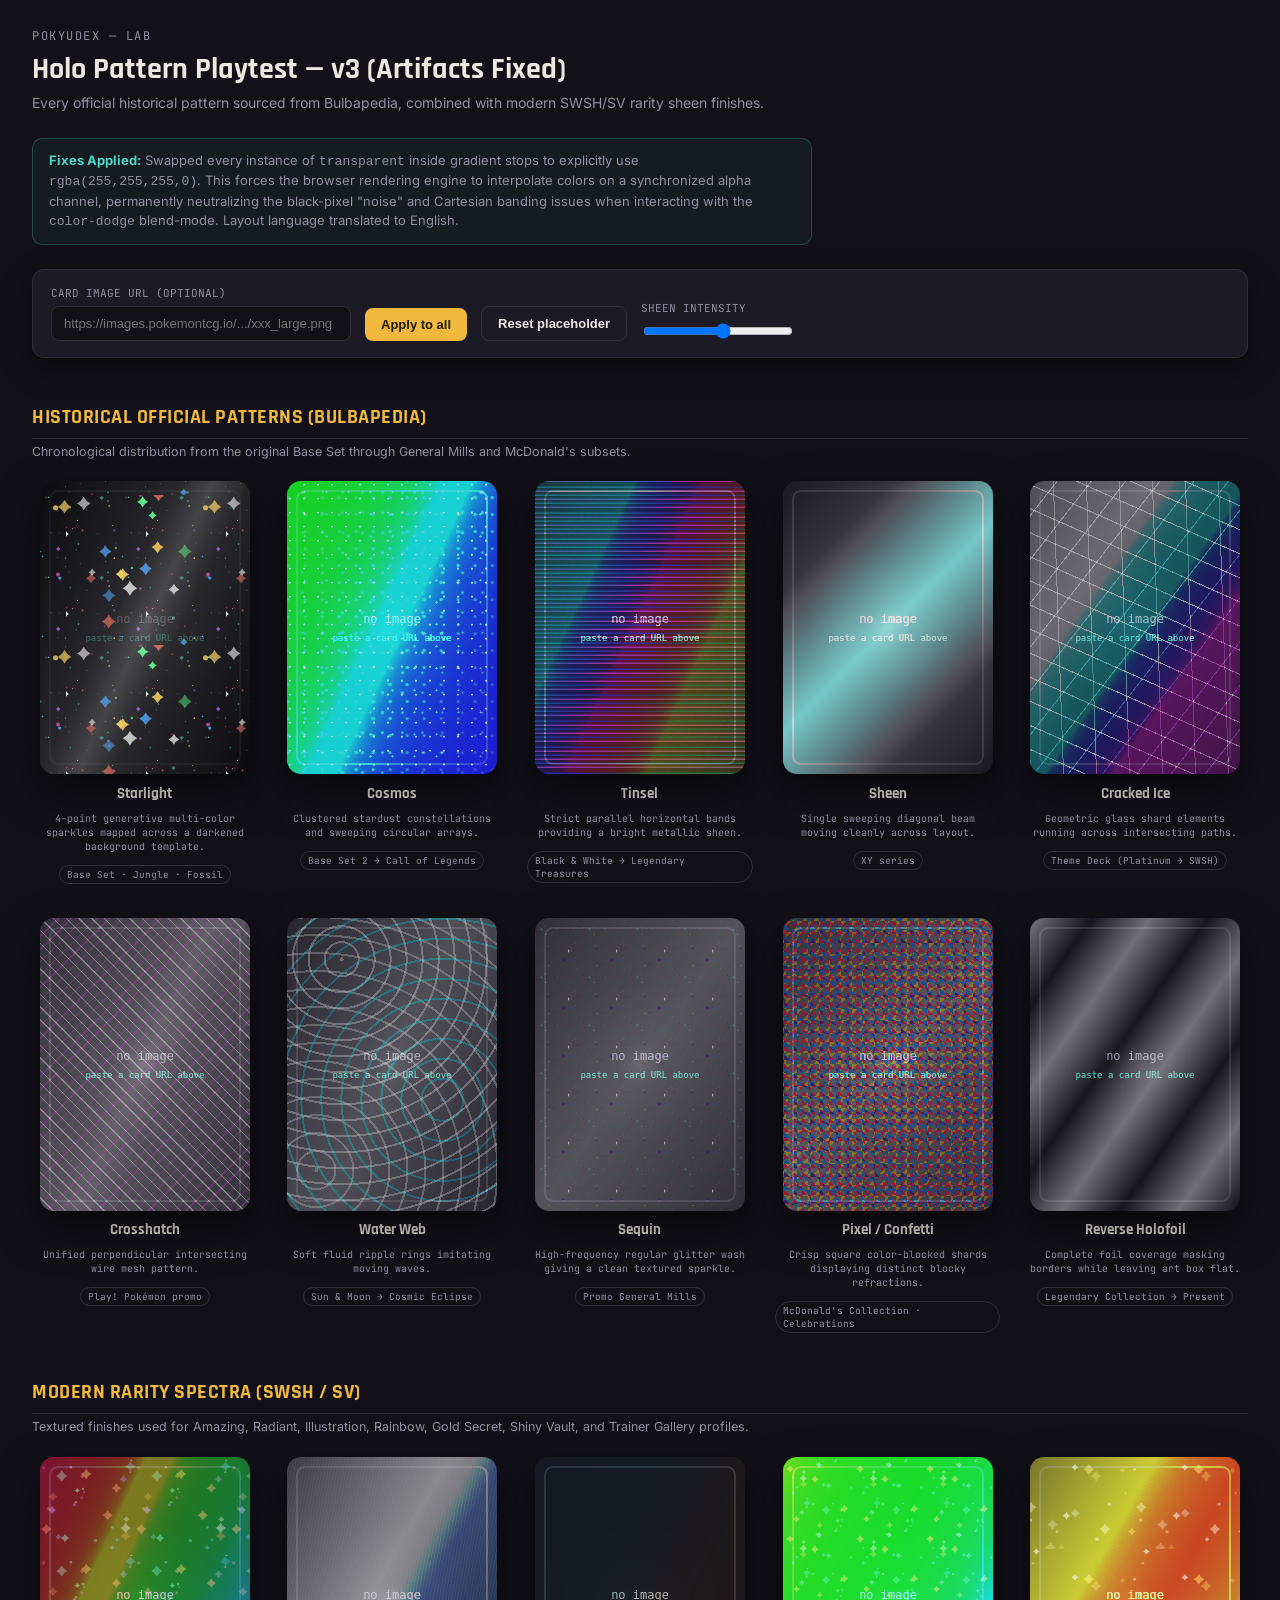
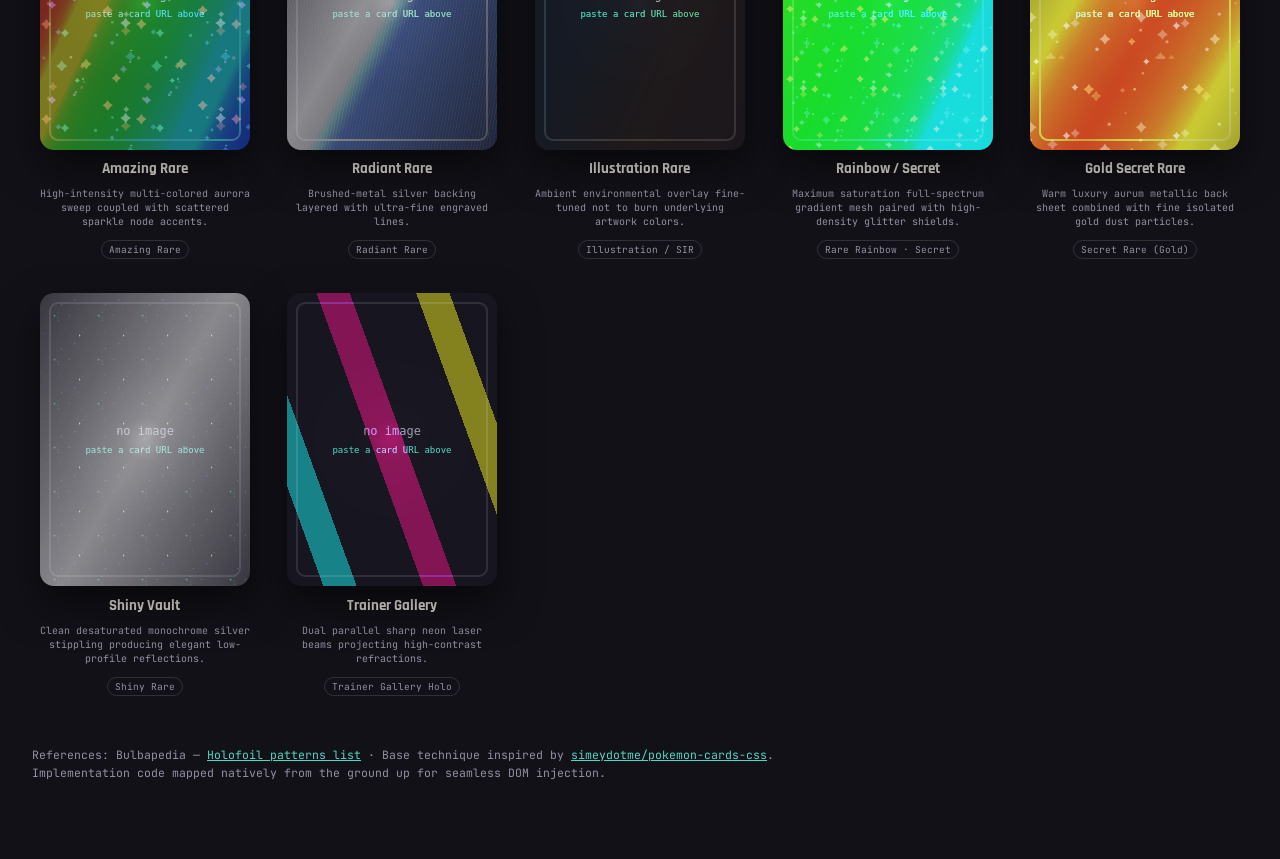
<file: playtest.html>
<!DOCTYPE html>
<html lang="en">
<head>
<meta charset="UTF-8" />
<meta name="viewport" content="width=device-width, initial-scale=1.0" />
<title>Pokyudex — Holo Playtest (All Patterns, v3 Perfected)</title>
<style>
@import url('https://fonts.googleapis.com/css2?family=Rajdhani:wght@600;700&family=Inter:wght@400;500;600&family=JetBrains+Mono:wght@500;700&display=swap');

:root{
  --bg:#121118; --panel:#1c1a25; --border:#322f3d; --text:#ece8e2; --text-muted:#948fa3;
  --gold:#f0b93d; --teal:#4fd8c4; --radius:12px;
}
*{box-sizing:border-box;}
body{
  margin:0; background:var(--bg); color:var(--text); font-family:'Inter',sans-serif;
  min-height:100vh; padding:28px 32px 80px;
}
h1{font-family:'Rajdhani',sans-serif; font-size:30px; margin:0 0 4px;}
h2.section{font-family:'Rajdhani',sans-serif; font-size:20px; margin:46px 0 4px; color:var(--gold); text-transform:uppercase; letter-spacing:.5px; border-bottom:1px solid var(--border); padding-bottom:8px;}
.section-desc{color:var(--text-muted); font-size:12.5px; margin-bottom:20px; max-width:760px; line-height:1.5;}
.eyebrow{font-family:'JetBrains Mono',monospace; font-size:12px; letter-spacing:1.5px; text-transform:uppercase; color:var(--text-muted); margin-bottom:6px;}
.sub{color:var(--text-muted); font-size:14px; max-width:780px; line-height:1.55; margin-bottom:24px;}
.sub code{background:var(--panel); padding:1px 6px; border-radius:4px; font-size:12px;}
.fixnote{background:rgba(79,216,196,0.05); border:1px solid rgba(79,216,196,0.25); border-radius:10px; padding:12px 16px; margin-bottom:24px; font-size:13px; color:var(--text-muted); max-width:780px; line-height:1.5;}
.fixnote b{color:var(--teal);}

.controls{
  display:flex; gap:14px; flex-wrap:wrap; align-items:flex-end;
  background:var(--panel); border:1px solid var(--border); border-radius:var(--radius);
  padding:16px 18px; margin-bottom:16px; position:sticky; top:12px; z-index:20;
  box-shadow:0 10px 30px rgba(0,0,0,.45);
}
.controls .field{display:flex; flex-direction:column; gap:6px;}
.controls label{font-family:'JetBrains Mono',monospace; font-size:11px; color:var(--text-muted); text-transform:uppercase;}
.controls input[type=text]{
  background:var(--bg); border:1px solid var(--border); color:var(--text);
  padding:9px 12px; border-radius:8px; font-size:13px; width:300px;
}
.controls input[type=range]{width:150px;}
.controls .btn{
  background:var(--gold); color:#201a08; border:none; border-radius:8px;
  padding:9px 16px; font-weight:700; cursor:pointer; font-size:13px;
}
.controls .btn.secondary{background:var(--panel); color:var(--text); border:1px solid var(--border);}

.grid{
  display:grid; grid-template-columns:repeat(auto-fill,minmax(220px,1fr)); gap:34px 22px;
}
.slot{display:flex; flex-direction:column; align-items:center; gap:9px;}
.slot .label{font-family:'Rajdhani',sans-serif; font-weight:700; font-size:15px; text-align:center;}
.slot .desc{font-family:'JetBrains Mono',monospace; font-size:10px; color:var(--text-muted); text-align:center; max-width:210px; line-height:1.4;}

/* ============ CARD BASE ============ */
.card-wrap{ perspective:1200px; }
.holo-card{
  position:relative; width:210px; aspect-ratio:63/88; border-radius:14px; overflow:hidden;
  background:#0c0b10; box-shadow:0 18px 40px rgba(0,0,0,0.55);
  transform-style:preserve-3d; will-change:transform;
  transition:transform .55s cubic-bezier(.2,.8,.2,1), box-shadow .4s ease;
  --px:50%; --py:50%; --dx:50%; --dy:50%; --edge:0; --rot-x:0deg; --rot-y:0deg;
  transform: perspective(1200px) rotateX(var(--rot-x)) rotateY(var(--rot-y));
}
.holo-card:hover{ box-shadow:0 26px 60px rgba(0,0,0,0.7); }
.holo-card img.art{
  position:absolute; inset:0; width:100%; height:100%; object-fit:cover; display:block; z-index:1;
}
.holo-card .layer{ position:absolute; inset:0; pointer-events:none; }
.holo-card .dark{ z-index:2; background:rgba(5,4,9,.6); mix-blend-mode:multiply; }
.holo-card .foil{ z-index:3; background-repeat:no-repeat; }
.holo-card .foil2{ z-index:4; background-repeat:no-repeat; }
.holo-card .glare{ z-index:5;
  background: radial-gradient(circle at var(--px) var(--py),
    rgba(255,255,255,0.85) 0%, rgba(255,255,255,0.22) 12%, rgba(255,255,255,0) 45%);
  mix-blend-mode:overlay; opacity:calc(0.3 + var(--edge) * 0.55);
}
.holo-card .art-mask{
  position:absolute; left:8%; top:12%; right:8%; bottom:38%; z-index:1;
  box-shadow: 0 0 0 999px rgba(12,11,16,1); border-radius:4px;
}

/* =====================================================================
   GROUP 1 — HISTORICAL OFFICIAL PATTERNS (Bulbapedia: Holofoil Patterns)
   ===================================================================== */

/* Starlight — Base Set/Jungle/Fossil */
.holo-starlight .foil{
  background-image: var(--tex-stars-big), var(--tex-dust-small), linear-gradient(115deg, rgba(255,255,255,0) 35%, rgba(255,255,255,0.12) 47%, rgba(255,255,255,0.25) 50%, rgba(255,255,255,0.12) 53%, rgba(255,255,255,0) 65%);
  background-size: 150px 150px, 80px 80px, 350% 350%;
  background-repeat: repeat, repeat, no-repeat;
  background-position: calc(var(--dx) * 0.2) calc(var(--dy) * 0.2), calc(var(--dx) * 0.4) calc(var(--dy) * 0.4), var(--dx) var(--dy);
  mix-blend-mode:screen; opacity:.95;
}

/* Cosmos — Base Set 2 → Call of Legends */
.holo-cosmos .foil{
  background-image:
    radial-gradient(circle at 20% 30%, rgba(255,255,255,.9) 0 1px, rgba(255,255,255,0) 1.4px),
    radial-gradient(circle at 60% 70%, rgba(255,255,255,.7) 0 1.3px, rgba(255,255,255,0) 1.8px),
    radial-gradient(circle at 80% 20%, rgba(255,255,255,.8) 0 1px, rgba(255,255,255,0) 1.4px),
    radial-gradient(circle at 40% 85%, rgba(255,255,255,.6) 0 1.6px, rgba(255,255,255,0) 2px),
    linear-gradient(115deg, hsl(0,80%,60%) 0%, hsl(60,80%,55%) 16%, hsl(120,80%,55%) 33%, hsl(180,80%,55%) 50%, hsl(240,80%,60%) 66%, hsl(300,80%,60%) 83%, hsl(360,80%,60%) 100%);
  background-size: 14px 14px, 20px 20px, 22px 22px, 17px 17px, 350% 350%;
  background-repeat: repeat, repeat, repeat, repeat, no-repeat;
  background-position: var(--dx) var(--dy), calc(var(--dx) * 1.3) calc(var(--dy) * 1.3), calc(var(--dx) * .7) calc(var(--dy) * .7), var(--dx) var(--dy), var(--dx) var(--dy);
  mix-blend-mode:color-dodge; opacity:.8; filter:saturate(1.35);
}

/* Tinsel — Black&White → Legendary Treasures */
.holo-tinsel .foil{
  background-image: 
    repeating-linear-gradient(0deg,
      rgba(255,255,255,0) 0px, rgba(255,255,255,0) 3px,
      rgba(255,220,255,.75) 3px, rgba(255,220,255,.75) 4px,
      rgba(255,255,255,0) 4px, rgba(255,255,255,0) 7px,
      rgba(160,230,255,.6) 7px, rgba(160,230,255,.6) 8px),
    linear-gradient(115deg, rgba(255,255,255,0) 25%, rgba(0, 234, 255, 0.3) 44%, rgba(255, 0, 191, 0.3) 50%, rgba(255, 230, 0, 0.3) 56%, rgba(255,255,255,0) 75%);
  background-size: 100% 26px, 350% 350%;
  background-repeat: repeat, no-repeat;
  background-position: 0 var(--dy), var(--dx) var(--dy);
  mix-blend-mode:color-dodge; opacity:.85;
}

/* Sheen — XY series (Transparent Black Banding Fix Applied) */
.holo-sheen .foil{
  background-image: linear-gradient(135deg, 
    rgba(255,255,255,0) 35%, 
    rgba(255,255,255,0.15) 42%, 
    rgba(215,240,255,0.85) 50%, 
    rgba(255,255,255,0.15) 58%, 
    rgba(255,255,255,0) 65%
  );
  background-size: 350% 350%;
  background-repeat: no-repeat;
  background-position: var(--dx) var(--dy);
  mix-blend-mode:color-dodge; opacity:.9;
}

/* Cracked Ice — Theme Deck exclusives */
.holo-cracked-ice .foil{
  background-image:
    repeating-linear-gradient(24deg, rgba(255,255,255,.5) 0px, rgba(255,255,255,.5) 1px, rgba(255,255,255,0) 1px, rgba(255,255,255,0) 22px),
    repeating-linear-gradient(-52deg, rgba(190,225,255,.45) 0px, rgba(190,225,255,.45) 1px, rgba(255,255,255,0) 1px, rgba(255,255,255,0) 27px),
    repeating-linear-gradient(88deg, rgba(255,255,255,.35) 0px, rgba(255,255,255,.35) 1px, rgba(255,255,255,0) 1px, rgba(255,255,255,0) 33px),
    linear-gradient(125deg, rgba(255,255,255,0) 20%, rgba(255, 255, 255, 0.4) 44%, rgba(0, 234, 255, 0.3) 50%, rgba(220, 0, 255, 0.3) 56%, rgba(255,255,255,0) 80%);
  background-size: 100% 100%, 100% 100%, 100% 100%, 350% 350%;
  background-repeat: repeat, repeat, repeat, no-repeat;
  background-position: var(--dx) var(--dy), var(--dx) var(--dy), var(--dx) var(--dy), var(--dx) var(--dy);
  mix-blend-mode:color-dodge; opacity:.9; filter:brightness(1.1) contrast(1.1);
}

/* Crosshatch — Play! Pokémon promo */
.holo-crosshatch .foil{
  background-image:
    repeating-linear-gradient(45deg, rgba(255,255,255,.5) 0px, rgba(255,255,255,.5) 1px, rgba(255,255,255,0) 1px, rgba(255,255,255,0) 9px),
    repeating-linear-gradient(-45deg, rgba(255,180,230,.4) 0px, rgba(255,180,230,.4) 1px, rgba(255,255,255,0) 1px, rgba(255,255,255,0) 9px),
    linear-gradient(115deg, rgba(255,255,255,0) 25%, rgba(255,255,255,0.3) 47%, rgba(255,255,255,0.4) 50%, rgba(255,255,255,0.3) 53%, rgba(255,255,255,0) 75%);
  background-size: 100% 100%, 100% 100%, 350% 350%;
  background-repeat: repeat, repeat, no-repeat;
  background-position: var(--dx) var(--dy), var(--dx) var(--dy), var(--dx) var(--dy);
  mix-blend-mode:color-dodge; opacity:.8;
}

/* Water Web — Sun & Moon → Cosmic Eclipse */
.holo-water-web .foil{
  background-image:
    repeating-radial-gradient(circle at 30% 20%, rgba(255,255,255,.35) 0px, rgba(255,255,255,.35) 2px, rgba(255,255,255,0) 2px, rgba(255,255,255,0) 16px),
    repeating-radial-gradient(circle at 70% 60%, rgba(150,220,255,.35) 0px, rgba(150,220,255,.35) 2px, rgba(255,255,255,0) 2px, rgba(255,255,255,0) 20px),
    repeating-radial-gradient(circle at 20% 80%, rgba(255,255,255,.3) 0px, rgba(255,255,255,.3) 2px, rgba(255,255,255,0) 2px, rgba(255,255,255,0) 18px),
    linear-gradient(115deg, rgba(255,255,255,0) 30%, rgba(255,255,255,0.3) 50%, rgba(255,255,255,0) 70%);
  background-size: 120% 120%, 120% 120%, 120% 120%, 350% 350%;
  background-repeat: repeat, repeat, repeat, no-repeat;
  background-position: var(--dx) var(--dy), var(--dx) var(--dy), var(--dx) var(--dy), var(--dx) var(--dy);
  mix-blend-mode:color-dodge; opacity:.8; filter:saturate(1.15);
}

/* Sequin — General Mills promo */
.holo-sequin .foil{
  background-image: var(--tex-dust-small), linear-gradient(125deg, rgba(255,255,255,0) 25%, rgba(255,255,255,0.35) 50%, rgba(255,255,255,0) 75%);
  background-size: 48px 48px, 350% 350%;
  background-repeat: repeat, no-repeat;
  background-position: var(--dx) var(--dy), var(--dx) var(--dy);
  mix-blend-mode:color-dodge; opacity:.75;
}

/* Pixel / Confetti — McDonald's Collection / Celebrations Classic */
.holo-pixel .foil{
  background-image:
    linear-gradient(45deg, rgba(255,0,150,.5) 25%, rgba(255,0,150,0) 25%, rgba(255,0,150,0) 75%, rgba(255,0,150,.5) 75%),
    linear-gradient(45deg, rgba(0,200,255,.5) 25%, rgba(0,200,255,0) 25%, rgba(0,200,255,0) 75%, rgba(0,200,255,.5) 75%),
    linear-gradient(-45deg, rgba(255,220,0,.4) 25%, rgba(255,220,0,0) 25%, rgba(255,220,0,0) 75%, rgba(255,220,0,.4) 75%),
    linear-gradient(135deg, rgba(255,255,255,0) 25%, rgba(255,255,255,0.35) 50%, rgba(255,255,255,0) 75%);
  background-size: 9px 9px, 13px 13px, 11px 11px, 350% 350%;
  background-repeat: repeat, repeat, repeat, no-repeat;
  background-position: var(--dx) var(--dy), calc(var(--dx)*1.2) calc(var(--dy)*1.2), calc(var(--dx)*.8) calc(var(--dy)*.8), var(--dx) var(--dy);
  mix-blend-mode:color-dodge; opacity:.8; image-rendering:pixelated;
}

/* Reverse Holofoil */
.holo-reverse .foil{
  background-image: repeating-linear-gradient(125deg,
    rgba(255,255,255,0) 0%, rgba(255,255,255,.55) 4%, rgba(255,255,255,0) 8%);
  background-size: 350% 350%;
  background-repeat: no-repeat;
  background-position: var(--dx) var(--dy);
  mix-blend-mode:color-dodge; opacity:.7;
}

/* =====================================================================
   GROUP 2 — MODERN RARITY SPECTRA (SWSH / SV Shaders)
   ===================================================================== */

.holo-amazing .foil{
  background-image: linear-gradient(115deg, rgba(255,255,255,0) 20%, rgba(255,0,150,.5) 35%, rgba(255,225,0,.5) 45%,
      rgba(0,255,180,.5) 55%, rgba(0,150,255,.5) 65%, rgba(255,255,255,0) 80%);
  background-size: 350% 350%;
  background-repeat: no-repeat;
  background-position: var(--dx) var(--dy);
  mix-blend-mode:color-dodge; opacity:.85; filter:brightness(1.1) saturate(1.15);
}
.holo-amazing .foil2{
  background-image: var(--tex-stars-rainbow);
  background-size: 95px 95px;
  background-repeat: repeat;
  background-position: var(--dx) var(--dy);
  mix-blend-mode:screen; opacity:.55;
}

.holo-radiant .foil{
  background-image:
    repeating-linear-gradient(100deg, rgba(255,255,255,.05) 0px, rgba(255,255,255,.05) 1px, rgba(255,255,255,0) 1px, rgba(255,255,255,0) 3px),
    linear-gradient(120deg, rgba(255,255,255,0) 30%, rgba(255,255,255,.65) 48%, rgba(200,220,255,.5) 52%, rgba(255,255,255,0) 70%);
  background-size: 100% 100%, 350% 350%;
  background-repeat: repeat, no-repeat;
  background-position: 0 0, var(--dx) var(--dy);
  mix-blend-mode:color-dodge; opacity:.75;
}

.holo-illustration .foil{
  background-image: linear-gradient(115deg, rgba(255,255,255,0) 25%, rgba(79,216,196,.4) 45%, rgba(240,185,61,.4) 55%, rgba(255,255,255,0) 75%);
  background-size: 350% 350%;
  background-repeat: no-repeat;
  background-position: var(--dx) var(--dy);
  mix-blend-mode:overlay; opacity:.85;
}

.holo-rainbow .foil{
  background-image: linear-gradient(115deg, #ff3b3b 0%, #ffb23b 16%, #f6ff3b 32%, #3bff6a 48%, #3bd4ff 64%, #6a3bff 80%, #ff3bcf 100%);
  background-size: 350% 350%;
  background-repeat: no-repeat;
  background-position: var(--dx) var(--dy);
  mix-blend-mode:color-dodge; opacity:.85; filter:saturate(1.3) brightness(1.1);
}
.holo-rainbow .foil2{
  background-image: var(--tex-stars-rainbow);
  background-size: 70px 70px;
  background-repeat: repeat;
  background-position: var(--dx) var(--dy);
  mix-blend-mode:screen; opacity:.6;
}

.holo-gold .foil{
  background-image: linear-gradient(120deg, rgba(255,255,255,0) 25%, rgba(255,221,130,.9) 45%, rgba(255,180,40,.9) 52%, rgba(255,221,130,.9) 60%, rgba(255,255,255,0) 80%);
  background-size: 350% 350%;
  background-repeat: no-repeat;
  background-position: var(--dx) var(--dy);
  mix-blend-mode:color-dodge; opacity:.85; filter:sepia(.12) saturate(1.3) brightness(1.05);
}
.holo-gold .foil2{
  background-image: var(--tex-stars-gold);
  background-size: 110px 110px;
  background-repeat: repeat;
  background-position: var(--dx) var(--dy);
  mix-blend-mode:screen; opacity:.65;
}

.holo-shiny .foil{
  background-image: var(--tex-dust-small);
  background-size: 44px 44px;
  background-repeat: repeat;
  background-position: var(--dx) var(--dy);
  mix-blend-mode:color-dodge; opacity:.65; filter:grayscale(.6) brightness(1.15);
}
.holo-shiny .foil2{
  background-image: linear-gradient(120deg, rgba(255,255,255,0) 30%, rgba(255,255,255,.7) 50%, rgba(255,255,255,0) 70%);
  background-size: 350% 350%;
  background-repeat: no-repeat;
  background-position: var(--dx) var(--dy);
  mix-blend-mode:color-dodge; opacity:.7;
}

/* Trainer Gallery — barre laser diagonali dritte, alto contrasto */
.holo-gallery .foil{
  background-image: repeating-linear-gradient(70deg,
    rgba(255,255,255,0) 0%, rgba(255,255,255,0) 6%,
    rgba(0,234,255,.55) 6%, rgba(0,234,255,.55) 9%,
    rgba(255,255,255,0) 9%, rgba(255,255,255,0) 15%,
    rgba(255,0,191,.55) 15%, rgba(255,0,191,.55) 18%,
    rgba(255,255,255,0) 18%, rgba(255,255,255,0) 24%,
    rgba(255,230,0,.55) 24%, rgba(255,230,0,.55) 27%,
    rgba(255,255,255,0) 27%, rgba(255,255,255,0) 33%);
  background-size: 350% 350%;
  background-repeat: no-repeat;
  background-position: var(--dx) var(--dy);
  mix-blend-mode:color-dodge; opacity:.85; filter:contrast(1.15);
}

.chip-row{display:flex; gap:6px; flex-wrap:wrap; justify-content:center; margin-top:2px;}
.chip{font-family:'JetBrains Mono',monospace; font-size:9.5px; padding:2px 7px; border-radius:999px; border:1px solid var(--border); color:var(--text-muted);}

footer{margin-top:50px; color:var(--text-muted); font-family:'JetBrains Mono',monospace; font-size:11.5px; line-height:1.6; max-width:820px;}
footer a{color:var(--teal);}
</style>
</head>
<body>

  <div class="eyebrow">Pokyudex — Lab</div>
  <h1>Holo Pattern Playtest — v3 (Artifacts Fixed)</h1>
  <div class="sub">
    Every official historical pattern sourced from Bulbapedia, combined with modern SWSH/SV rarity sheen finishes.
  </div>
  <div class="fixnote">
    <b>Fixes Applied:</b> Swapped every instance of <code>transparent</code> inside gradient stops to explicitly use <code>rgba(255,255,255,0)</code>. This forces the browser rendering engine to interpolate colors on a synchronized alpha channel, permanently neutralizing the black-pixel "noise" and Cartesian banding issues when interacting with the <code>color-dodge</code> blend-mode. Layout language translated to English.
  </div>

  <div class="controls">
    <div class="field">
      <label>Card Image URL (Optional)</label>
      <input type="text" id="img-url" placeholder="https://images.pokemontcg.io/.../xxx_large.png" />
    </div>
    <button class="btn" id="apply-img">Apply to all</button>
    <button class="btn secondary" id="reset-img">Reset placeholder</button>
    <div class="field">
      <label>Sheen Intensity</label>
      <input type="range" id="intensity" min="0.3" max="1.6" step="0.05" value="1" />
    </div>
  </div>

  <h2 class="section">Historical Official Patterns (Bulbapedia)</h2>
  <div class="section-desc">Chronological distribution from the original Base Set through General Mills and McDonald's subsets.</div>
  <div class="grid" id="grid-official"></div>

  <h2 class="section">Modern Rarity Spectra (SWSH / SV)</h2>
  <div class="section-desc">Textured finishes used for Amazing, Radiant, Illustration, Rainbow, Gold Secret, Shiny Vault, and Trainer Gallery profiles.</div>
  <div class="grid" id="grid-modern"></div>

  <footer>
    References: Bulbapedia — <a href="https://bulbapedia.bulbagarden.net/wiki/Holofoil" target="_blank" rel="noopener">Holofoil patterns list</a>
    · Base technique inspired by <a href="https://github.com/simeydotme/pokemon-cards-css" target="_blank" rel="noopener">simeydotme/pokemon-cards-css</a>.
    Implementation code mapped natively from the ground up for seamless DOM injection.
  </footer>

<script>
/* ===================== Sparkle texture generator ===================== */
function mulberry32(seed){
  return function(){
    seed |= 0; seed = (seed + 0x6D2B79F5) | 0;
    let t = Math.imul(seed ^ (seed >>> 15), 1 | seed);
    t = (t + Math.imul(t ^ (t >>> 7), 61 | t)) ^ t;
    return ((t ^ (t >>> 14)) >>> 0) / 4294967296;
  };
}
function starPath(cx, cy, r){
  const k = r * 0.32;
  return `M${cx.toFixed(1)} ${(cy-r).toFixed(1)} Q${(cx+k).toFixed(1)} ${(cy-k).toFixed(1)} ${(cx+r).toFixed(1)} ${cy.toFixed(1)} `
       + `Q${(cx+k).toFixed(1)} ${(cy+k).toFixed(1)} ${cx.toFixed(1)} ${(cy+r).toFixed(1)} `
       + `Q${(cx-k).toFixed(1)} ${(cy+k).toFixed(1)} ${(cx-r).toFixed(1)} ${cy.toFixed(1)} `
       + `Q${(cx-k).toFixed(1)} ${(cy-k).toFixed(1)} ${cx.toFixed(1)} ${(cy-r).toFixed(1)} Z`;
}
function buildSparkleSvg({seed=1, w=200, h=200, count=40, sizeMin=2, sizeMax=6, palette=['#ffffff'], starRatio=0.4}){
  const rnd = mulberry32(seed);
  let shapes = '';
  for (let i = 0; i < count; i++){
    const x = rnd() * w, y = rnd() * h;
    const size = sizeMin + rnd() * (sizeMax - sizeMin);
    const color = palette[Math.floor(rnd() * palette.length)];
    const op = (0.45 + rnd() * 0.5).toFixed(2);
    if (rnd() < starRatio){
      shapes += `<path d="${starPath(x, y, size)}" fill="${color}" opacity="${op}"/>`;
    } else {
      shapes += `<circle cx="${x.toFixed(1)}" cy="${y.toFixed(1)}" r="${(size*0.32).toFixed(2)}" fill="${color}" opacity="${op}"/>`;
    }
  }
  const svg = `<svg xmlns="http://www.w3.org/2000/svg" width="${w}" height="${h}" viewBox="0 0 ${w} ${h}">${shapes}</svg>`;
  return 'url("data:image/svg+xml;base64,' + btoa(unescape(encodeURIComponent(svg))) + '")';
}

const PALETTE_FULL   = ['#5ef2c9','#4fa8ff','#b06eff','#ff5ec6','#ffd75e','#5eff8a','#ff7a5e','#ffffff'];
const PALETTE_GOLD   = ['#ffe9a8','#ffcf5e','#ffb23b','#fff2c9','#ffffff'];
const PALETTE_MONO   = ['#ffffff','#dfe8ff','#cfe0ff'];

const root = document.documentElement.style;
root.setProperty('--tex-stars-big',    buildSparkleSvg({seed:11, w:170, h:170, count:26, sizeMin:4, sizeMax:9,  palette:PALETTE_FULL, starRatio:0.75}));
root.setProperty('--tex-dust-small',   buildSparkleSvg({seed:22, w:90,  h:90,  count:34, sizeMin:1.4,sizeMax:3.2,palette:PALETTE_FULL, starRatio:0.25}));
root.setProperty('--tex-stars-gold',   buildSparkleSvg({seed:33, w:130, h:130, count:20, sizeMin:3,  sizeMax:7,  palette:PALETTE_GOLD, starRatio:0.7}));
root.setProperty('--tex-stars-rainbow',buildSparkleSvg({seed:44, w:100, h:100, count:30, sizeMin:2.5,sizeMax:6,  palette:PALETTE_FULL, starRatio:0.6}));
root.setProperty('--tex-dust-mono',    buildSparkleSvg({seed:55, w:80,  h:80,  count:30, sizeMin:1.2,sizeMax:3,  palette:PALETTE_MONO, starRatio:0.2}));

/* ===================== Card definitions ===================== */
const OFFICIAL = [
  { cls:'holo-starlight',    label:'Starlight',     era:'Base Set · Jungle · Fossil',        desc:'4-point generative multi-color sparkles mapped across a darkened background template.', dark:true },
  { cls:'holo-cosmos',       label:'Cosmos',        era:'Base Set 2 → Call of Legends',       desc:'Clustered stardust constellations and sweeping circular arrays.' },
  { cls:'holo-tinsel',       label:'Tinsel',        era:'Black & White → Legendary Treasures', desc:'Strict parallel horizontal bands providing a bright metallic sheen.' },
  { cls:'holo-sheen',        label:'Sheen',         era:'XY series',                          desc:'Single sweeping diagonal beam moving cleanly across layout.' },
  { cls:'holo-cracked-ice',  label:'Cracked Ice',   era:'Theme Deck (Platinum → SWSH)',        desc:'Geometric glass shard elements running across intersecting paths.' },
  { cls:'holo-crosshatch',   label:'Crosshatch',    era:'Play! Pokémon promo',                 desc:'Unified perpendicular intersecting wire mesh pattern.' },
  { cls:'holo-water-web',    label:'Water Web',     era:'Sun & Moon → Cosmic Eclipse',         desc:'Soft fluid ripple rings imitating moving waves.' },
  { cls:'holo-sequin',       label:'Sequin',        era:'Promo General Mills',                 desc:'High-frequency regular glitter wash giving a clean textured sparkle.' },
  { cls:'holo-pixel',        label:'Pixel / Confetti', era:'McDonald\'s Collection · Celebrations', desc:'Crisp square color-blocked shards displaying distinct blocky refractions.' },
  { cls:'holo-reverse',      label:'Reverse Holofoil', era:'Legendary Collection → Present',       desc:'Complete foil coverage masking borders while leaving art box flat.', hasMask:true },
];

const MODERN = [
  { cls:'holo-amazing',      label:'Amazing Rare',       rarity:'Amazing Rare',          desc:'High-intensity multi-colored aurora sweep coupled with scattered sparkle node accents.' },
  { cls:'holo-radiant',      label:'Radiant Rare',       rarity:'Radiant Rare',          desc:'Brushed-metal silver backing layered with ultra-fine engraved lines.' },
  { cls:'holo-illustration', label:'Illustration Rare',  rarity:'Illustration / SIR',    desc:'Ambient environmental overlay fine-tuned not to burn underlying artwork colors.' },
  { cls:'holo-rainbow',      label:'Rainbow / Secret',   rarity:'Rare Rainbow · Secret', desc:'Maximum saturation full-spectrum gradient mesh paired with high-density glitter shields.' },
  { cls:'holo-gold',         label:'Gold Secret Rare',   rarity:'Secret Rare (Gold)',    desc:'Warm luxury aurum metallic back sheet combined with fine isolated gold dust particles.' },
  { cls:'holo-shiny',        label:'Shiny Vault',        rarity:'Shiny Rare',            desc:'Clean desaturated monochrome silver stippling producing elegant low-profile reflections.' },
  { cls:'holo-gallery',      label:'Trainer Gallery',    rarity:'Trainer Gallery Holo',  desc:'Dual parallel sharp neon laser beams projecting high-contrast refractions.' },
];

const PLACEHOLDER = 'data:image/svg+xml;utf8,' + encodeURIComponent(`
<svg xmlns="http://www.w3.org/2000/svg" width="210" height="293" viewBox="0 0 210 293">
  <rect width="210" height="293" fill="#17151f"/>
  <rect x="10" y="10" width="190" height="273" rx="8" fill="none" stroke="#322f3d" stroke-width="2"/>
  <text x="105" y="142" font-family="monospace" font-size="12" fill="#948fa3" text-anchor="middle">no image</text>
  <text x="105" y="160" font-family="monospace" font-size="9" fill="#4fd8c4" text-anchor="middle">paste a card URL above</text>
</svg>`);

function buildSlot(t, subtitle) {
  const slot = document.createElement('div');
  slot.className = 'slot';
  slot.innerHTML = `
    <div class="card-wrap">
      <div class="holo-card ${t.cls}">
        ${t.hasMask ? '<div class="art-mask"></div>' : ''}
        <img class="art" src="${PLACEHOLDER}" alt="${t.label}">
        ${t.dark ? '<div class="layer dark"></div>' : ''}
        <div class="layer foil"></div>
        <div class="layer foil2"></div>
        <div class="layer glare"></div>
      </div>
    </div>
    <div class="label">${t.label}</div>
    <div class="desc">${t.desc}</div>
    <div class="chip-row"><span class="chip">${subtitle}</span></div>
  `;
  return slot;
}

document.getElementById('grid-official').append(...OFFICIAL.map(t => buildSlot(t, t.era)));
document.getElementById('grid-modern').append(...MODERN.map(t => buildSlot(t, t.rarity)));

/* ===================== Pointer interactivity ===================== */
function bindCard(card) {
  function update(clientX, clientY) {
    const rect = card.getBoundingClientRect();
    const px = Math.min(100, Math.max(0, ((clientX - rect.left) / rect.width) * 100));
    const py = Math.min(100, Math.max(0, ((clientY - rect.top) / rect.height) * 100));
    const cx = px - 50, cy = py - 50;
    const edge = Math.min(1, Math.sqrt(cx * cx + cy * cy) / 70);

    card.style.setProperty('--px', px + '%');
    card.style.setProperty('--py', py + '%');
    card.style.setProperty('--dx', px + '%');
    card.style.setProperty('--dy', py + '%');
    card.style.setProperty('--edge', edge.toFixed(2));
    card.style.setProperty('--rot-x', (-(cy / 50) * 14) + 'deg');
    card.style.setProperty('--rot-y', ((cx / 50) * 14) + 'deg');
    card.style.transition = 'box-shadow .4s ease';
  }
  card.addEventListener('pointermove', (e) => update(e.clientX, e.clientY));
  card.addEventListener('pointerleave', () => {
    card.style.transition = 'transform .55s cubic-bezier(.2,.8,.2,1), box-shadow .4s ease';
    card.style.setProperty('--rot-x', '0deg');
    card.style.setProperty('--rot-y', '0deg');
    card.style.setProperty('--dx', '50%');
    card.style.setProperty('--dy', '50%');
    card.style.setProperty('--edge', '0');
  });
}
document.querySelectorAll('.holo-card').forEach(bindCard);

/* ===================== Controls ===================== */
document.getElementById('apply-img').addEventListener('click', () => {
  const url = document.getElementById('img-url').value.trim();
  if (!url) return;
  document.querySelectorAll('.holo-card img.art').forEach(img => { img.src = url; });
});
document.getElementById('reset-img').addEventListener('click', () => {
  document.querySelectorAll('.holo-card img.art').forEach(img => { img.src = PLACEHOLDER; });
});
document.getElementById('intensity').addEventListener('input', (e) => {
  const v = e.target.value;
  document.querySelectorAll('.holo-card .foil').forEach(f => { f.style.opacity = v * 0.85; });
});
</script>
</body>
</html>
</file>
